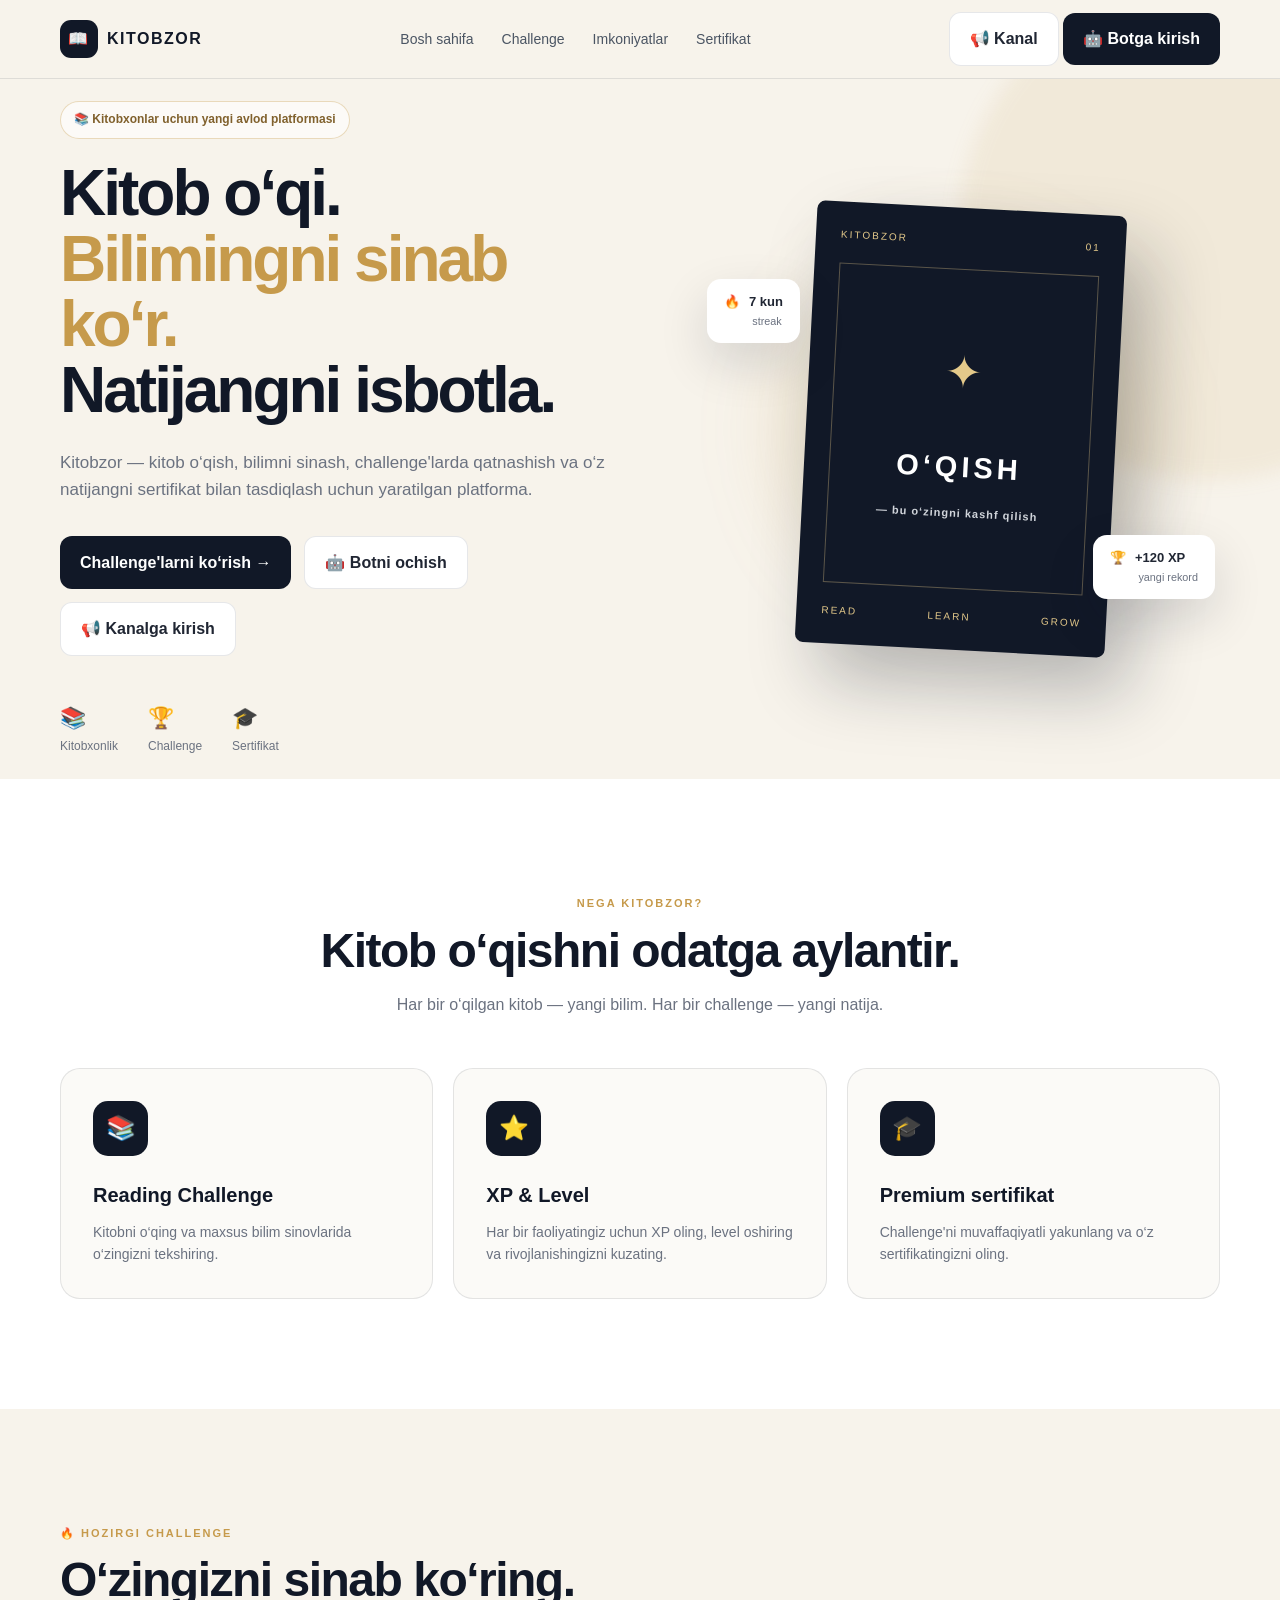
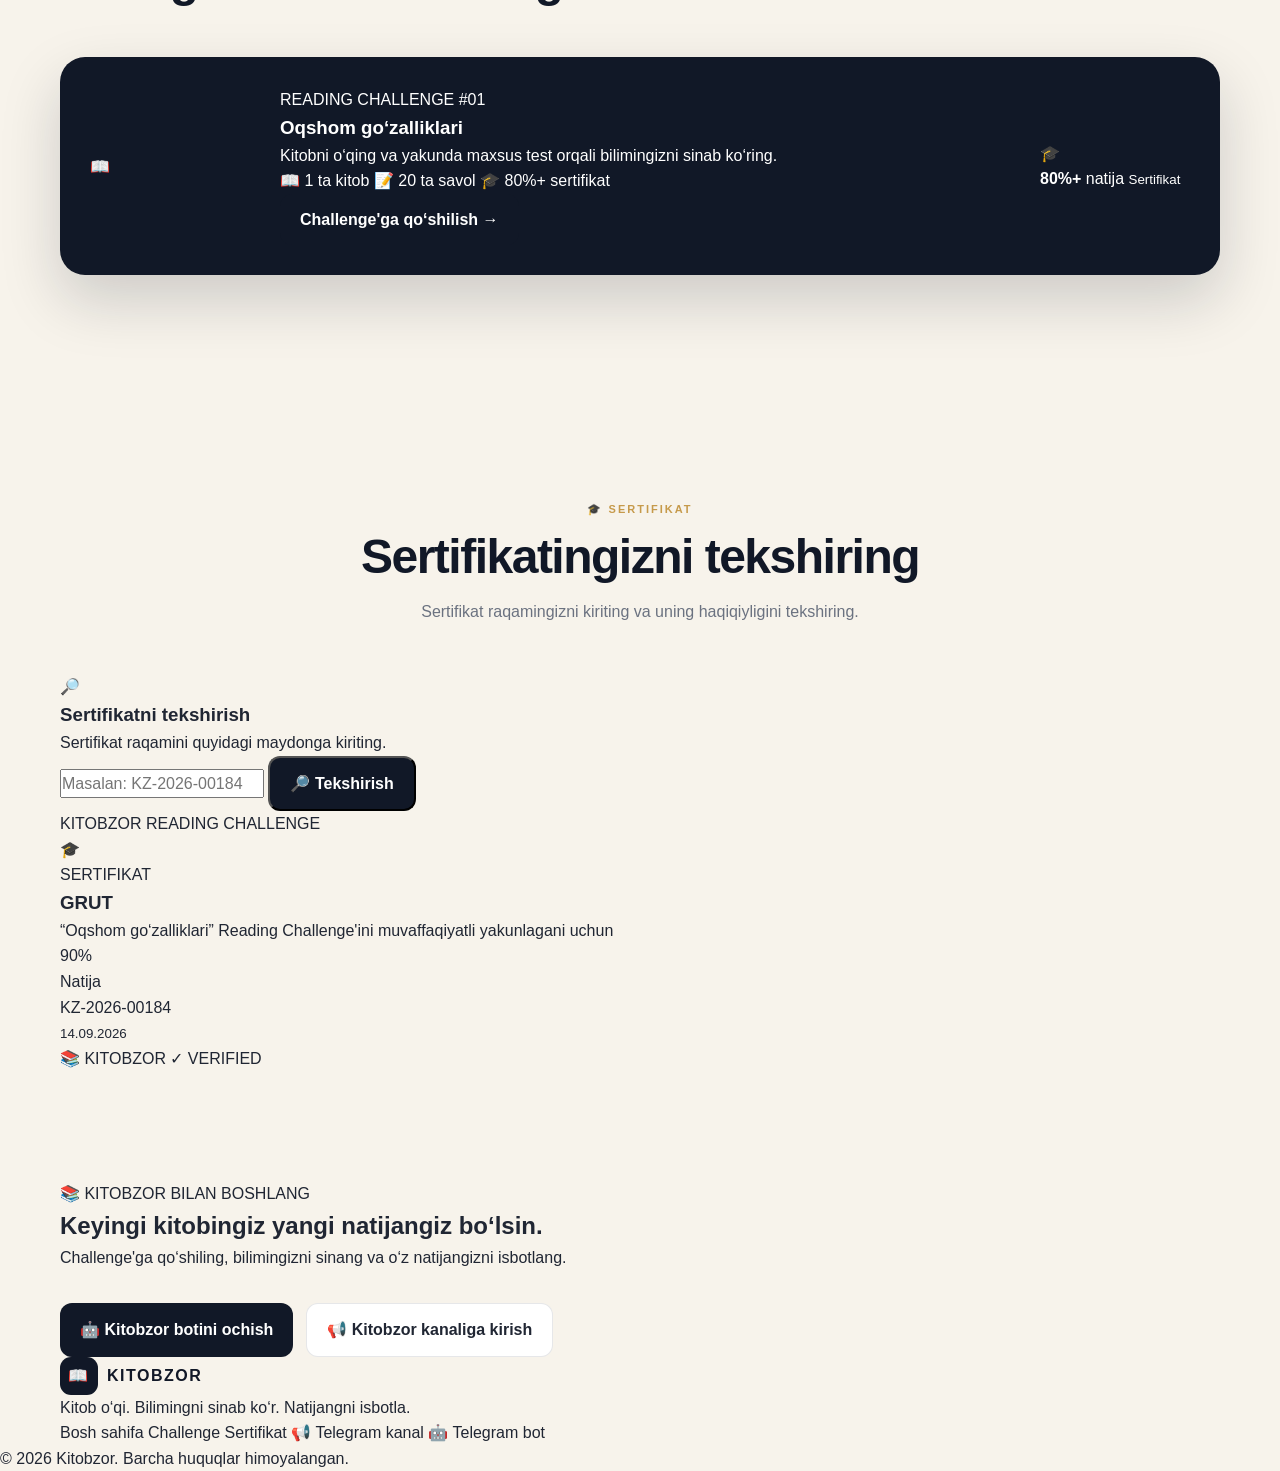
<file: index.html>
<!DOCTYPE html>
<html lang="uz">
<head>
    <meta charset="UTF-8">
    <meta name="viewport" content="width=device-width, initial-scale=1.0">
    
    <meta name="description" content="Kitobzor — kitob o‘qish, bilimni sinash, challenge'larda qatnashish va sertifikat olish platformasi.">
    <meta name="robots" content="index, follow">
    <meta property="og:title" content="Kitobzor — Kitob o‘qi. Bilimingni sinab ko‘r.">
    <meta property="og:description" content="Kitob o‘qish, challenge va sertifikat platformasi">
    <meta property="og:url" content="https://nargizaa635-a11y.github.io/Kitobzor-web/">
    <meta property="og:type" content="website">
    
    <title>Kitobzor — Kitob o‘qi. Bilimingni sinab ko‘r.</title>

    <link rel="stylesheet" href="style.css">
</head>

<body>

<!-- ================= HEADER ================= -->

<header class="header">
    <div class="container nav">

        <a href="#home" class="logo">
            <span class="logo-icon">📖</span>
            <span>KITOBZOR</span>
        </a>

        <nav class="menu">
            <a href="#home">Bosh sahifa</a>
            <a href="#challenge">Challenge</a>
            <a href="#features">Imkoniyatlar</a>
            <a href="#certificate">Sertifikat</a>
        </nav>

        <div class="nav-actions">

            <a
                href="https://t.me/Kitobzor_loyihasi"
                class="secondary-button"
                target="_blank"
                rel="noopener noreferrer"
            >
                📢 Kanal
            </a>

            <a
                href="https://t.me/Kitob_coin_bot"
                class="nav-button"
                target="_blank"
                rel="noopener noreferrer"
            >
                🤖 Botga kirish
            </a>

        </div>

    </div>
</header>


<!-- ================= MAIN ================= -->

<main>

<!-- ================= HERO ================= -->

<section class="hero" id="home">

    <div class="container hero-content">

        <div class="hero-text">

            <div class="hero-badge">
                📚 Kitobxonlar uchun yangi avlod platformasi
            </div>

            <h1>
                Kitob o‘qi.
                <span>Bilimingni sinab ko‘r.</span>
                Natijangni isbotla.
            </h1>

            <p>
                Kitobzor — kitob o‘qish, bilimni sinash,
                challenge'larda qatnashish va o‘z natijangni
                sertifikat bilan tasdiqlash uchun yaratilgan platforma.
            </p>

            <div class="hero-buttons">

                <a href="#challenge" class="primary-button">
                    Challenge'larni ko‘rish →
                </a>

                <a
                    href="https://t.me/Kitob_coin_bot"
                    class="secondary-button"
                    target="_blank"
                    rel="noopener noreferrer"
                >
                    🤖 Botni ochish
                </a>

                <a
                    href="https://t.me/Kitobzor_loyihasi"
                    class="secondary-button"
                    target="_blank"
                    rel="noopener noreferrer"
                >
                    📢 Kanalga kirish
                </a>

            </div>

            <div class="hero-stats">

                <div>
                    <strong>📚</strong>
                    <span>Kitobxonlik</span>
                </div>

                <div>
                    <strong>🏆</strong>
                    <span>Challenge</span>
                </div>

                <div>
                    <strong>🎓</strong>
                    <span>Sertifikat</span>
                </div>

            </div>

        </div>


        <div class="hero-visual">

            <div class="book-glow"></div>

            <div class="book-card">

                <div class="book-top">
                    <span>KITOBZOR</span>
                    <span>01</span>
                </div>

                <div class="book-cover">

                    <div class="book-symbol">
                        ✦
                    </div>

                    <div class="book-title">
                        O‘QISH
                        <small>
                            — bu o‘zingni kashf qilish
                        </small>
                    </div>

                </div>

                <div class="book-bottom">
                    <span>READ</span>
                    <span>LEARN</span>
                    <span>GROW</span>
                </div>

            </div>

            <div class="floating-card card-one">
                🔥
                <strong>7 kun</strong>
                <small>streak</small>
            </div>

            <div class="floating-card card-two">
                🏆
                <strong>+120 XP</strong>
                <small>yangi rekord</small>
            </div>

        </div>

    </div>

</section>


<!-- ================= FEATURES ================= -->

<section class="features" id="features">

    <div class="container">

        <div class="section-heading">

            <span>NEGA KITOBZOR?</span>

            <h2>
                Kitob o‘qishni odatga aylantir.
            </h2>

            <p>
                Har bir o‘qilgan kitob — yangi bilim.
                Har bir challenge — yangi natija.
            </p>

        </div>


        <div class="feature-grid">

            <div class="feature-card">

                <div class="feature-icon">
                    📚
                </div>

                <h3>
                    Reading Challenge
                </h3>

                <p>
                    Kitobni o‘qing va maxsus bilim
                    sinovlarida o‘zingizni tekshiring.
                </p>

            </div>


            <div class="feature-card">

                <div class="feature-icon">
                    ⭐
                </div>

                <h3>
                    XP & Level
                </h3>

                <p>
                    Har bir faoliyatingiz uchun XP oling,
                    level oshiring va rivojlanishingizni kuzating.
                </p>

            </div>


            <div class="feature-card">

                <div class="feature-icon">
                    🎓
                </div>

                <h3>
                    Premium sertifikat
                </h3>

                <p>
                    Challenge'ni muvaffaqiyatli yakunlang
                    va o‘z sertifikatingizni oling.
                </p>

            </div>

        </div>

    </div>

</section>


<!-- ================= CHALLENGE ================= -->

<section class="challenge-section" id="challenge">

    <div class="container">

        <div class="section-heading left">

            <span>
                🔥 HOZIRGI CHALLENGE
            </span>

            <h2>
                O‘zingizni sinab ko‘ring.
            </h2>

        </div>


        <div class="challenge-card">

            <div class="challenge-book">

                <div class="mini-book">
                    📖
                </div>

            </div>


            <div class="challenge-info">

                <div class="challenge-label">
                    READING CHALLENGE #01
                </div>

                <h3>
                    Oqshom go‘zalliklari
                </h3>

                <p>
                    Kitobni o‘qing va yakunda maxsus
                    test orqali bilimingizni sinab ko‘ring.
                </p>

                <div class="challenge-details">

                    <span>
                        📖 1 ta kitob
                    </span>

                    <span>
                        📝 20 ta savol
                    </span>

                    <span>
                        🎓 80%+ sertifikat
                    </span>

                </div>

                <a
                    href="https://t.me/Kitob_coin_bot"
                    class="primary-button"
                    target="_blank"
                    rel="noopener noreferrer"
                >
                    Challenge'ga qo‘shilish →
                </a>

            </div>


            <div class="challenge-reward">

                <div class="reward-icon">
                    🎓
                </div>

                <strong>
                    80%+
                </strong>

                <span>
                    natija
                </span>

                <small>
                    Sertifikat
                </small>

            </div>

        </div>

    </div>

</section>


<!-- ================= CERTIFICATE ================= -->

<section class="certificate-section" id="certificate">

    <div class="container">

        <div class="section-heading">

            <span>
                🎓 SERTIFIKAT
            </span>

            <h2>
                Sertifikatingizni tekshiring
            </h2>

            <p>
                Sertifikat raqamingizni kiriting va
                uning haqiqiyligini tekshiring.
            </p>

        </div>


        <!-- CERTIFICATE VERIFICATION -->

        <div class="certificate-verification">

            <div class="verification-header">

                <div class="verification-icon">
                    🔎
                </div>

                <div>

                    <h3>
                        Sertifikatni tekshirish
                    </h3>

                    <p>
                        Sertifikat raqamini quyidagi maydonga kiriting.
                    </p>

                </div>

            </div>


            <div class="verification-form">

                <input
                    type="text"
                    id="certificateId"
                    placeholder="Masalan: KZ-2026-00184"
                    autocomplete="off"
                >

                <button
                    type="button"
                    id="verifyBtn"
                    class="primary-button"
                >
                    🔎 Tekshirish
                </button>

            </div>


            <div
                id="verificationResult"
                class="verification-result"
            ></div>

        </div>


        <!-- CERTIFICATE PREVIEW -->

        <div class="certificate-preview">

            <div class="certificate-border">

                <div class="certificate-top">
                    <span>KITOBZOR</span>
                    <span>READING CHALLENGE</span>
                </div>


                <div class="certificate-content">

                    <div class="certificate-icon">
                        🎓
                    </div>

                    <p class="certificate-label">
                        SERTIFIKAT
                    </p>

                    <h3>
                        GRUT
                    </h3>

                    <p>
                        “Oqshom go‘zalliklari”
                        Reading Challenge'ini
                        muvaffaqiyatli yakunlagani uchun
                    </p>

                    <div class="certificate-score">
                        90%
                    </div>

                    <p>
                        Natija
                    </p>

                    <div class="certificate-number">
                        KZ-2026-00184
                    </div>

                    <small>
                        14.09.2026
                    </small>

                </div>


                <div class="certificate-bottom">

                    <span>
                        📚 KITOBZOR
                    </span>

                    <span>
                        ✓ VERIFIED
                    </span>

                </div>

            </div>

        </div>

    </div>

</section>


<!-- ================= CTA ================= -->

<section class="cta-section">

    <div class="container">

        <div class="cta-content">

            <span>
                📚 KITOBZOR BILAN BOSHLANG
            </span>

            <h2>
                Keyingi kitobingiz
                yangi natijangiz bo‘lsin.
            </h2>

            <p>
                Challenge'ga qo‘shiling, bilimingizni sinang
                va o‘z natijangizni isbotlang.
            </p>


            <div class="hero-buttons">

                <a
                    href="https://t.me/Kitob_coin_bot"
                    class="primary-button"
                    target="_blank"
                    rel="noopener noreferrer"
                >
                    🤖 Kitobzor botini ochish
                </a>

                <a
                    href="https://t.me/Kitobzor_loyihasi"
                    class="secondary-button"
                    target="_blank"
                    rel="noopener noreferrer"
                >
                    📢 Kitobzor kanaliga kirish
                </a>

            </div>

        </div>

    </div>

</section>

</main>


<!-- ================= FOOTER ================= -->

<footer class="footer">

    <div class="container footer-content">

        <div>

            <a href="#home" class="logo">
                <span class="logo-icon">📖</span>
                <span>KITOBZOR</span>
            </a>

            <p>
                Kitob o‘qi. Bilimingni sinab ko‘r.
                Natijangni isbotla.
            </p>

        </div>


        <div class="footer-links">

            <a href="#home">
                Bosh sahifa
            </a>

            <a href="#challenge">
                Challenge
            </a>

            <a href="#certificate">
                Sertifikat
            </a>

            <a
                href="https://t.me/Kitobzor_loyihasi"
                target="_blank"
                rel="noopener noreferrer"
            >
                📢 Telegram kanal
            </a>

            <a
                href="https://t.me/Kitob_coin_bot"
                target="_blank"
                rel="noopener noreferrer"
            >
                🤖 Telegram bot
            </a>

        </div>

    </div>


    <div class="footer-bottom">

        <p>
            © 2026 Kitobzor. Barcha huquqlar himoyalangan.
        </p>

    </div>

</footer>


<!-- ================= JAVASCRIPT ================= -->

<script src="script.js?v=2"></script>

</body>
    </html>
</file>
<file: style.css>
* {
    margin: 0;
    padding: 0;
    box-sizing: border-box;
}

:root {
    --bg: #f7f3eb;
    --dark: #111827;
    --dark-2: #1b2433;
    --gold: #c69a4b;
    --gold-light: #e4c98a;
    --text: #202633;
    --muted: #6b7280;
    --white: #ffffff;
    --border: rgba(17, 24, 39, 0.1);
}

html {
    scroll-behavior: smooth;
}

body {
    font-family: Arial, Helvetica, sans-serif;
    background: var(--bg);
    color: var(--text);
    line-height: 1.6;
}

a {
    text-decoration: none;
    color: inherit;
}

button,
input {
    font: inherit;
}

.container {
    width: min(1160px, calc(100% - 40px));
    margin: 0 auto;
}

/* ================= HEADER ================= */

.header {
    position: sticky;
    top: 0;
    z-index: 100;
    background: rgba(247, 243, 235, 0.94);
    backdrop-filter: blur(15px);
    border-bottom: 1px solid var(--border);
}

.nav {
    min-height: 78px;
    display: flex;
    align-items: center;
    justify-content: space-between;
    gap: 30px;
}

.logo {
    display: flex;
    align-items: center;
    gap: 9px;
    font-weight: 800;
    letter-spacing: 1.5px;
    color: var(--dark);
}

.logo-icon {
    width: 38px;
    height: 38px;
    display: grid;
    place-items: center;
    border-radius: 11px;
    background: var(--dark);
    color: var(--gold-light);
}

.menu {
    display: flex;
    align-items: center;
    gap: 28px;
    font-size: 14px;
    color: #4b5563;
}

.menu a {
    transition: 0.25s ease;
}

.menu a:hover {
    color: var(--gold);
}

.nav-button,
.primary-button {
    display: inline-flex;
    align-items: center;
    justify-content: center;
    gap: 8px;
    padding: 13px 20px;
    border-radius: 12px;
    background: var(--dark);
    color: white;
    font-weight: 700;
    transition: 0.25s ease;
}

.nav-button:hover,
.primary-button:hover {
    transform: translateY(-2px);
    box-shadow: 0 12px 30px rgba(17, 24, 39, 0.16);
}

/* ================= HERO ================= */

.hero {
    min-height: 700px;
    display: flex;
    align-items: center;
    overflow: hidden;
    position: relative;
}

.hero::before {
    content: "";
    position: absolute;
    width: 500px;
    height: 500px;
    right: -180px;
    top: -100px;
    border-radius: 50%;
    background: rgba(198, 154, 75, 0.11);
    filter: blur(10px);
}

.hero-content {
    display: grid;
    grid-template-columns: 1.05fr 0.95fr;
    align-items: center;
    gap: 70px;
    position: relative;
    z-index: 2;
}

.hero-badge {
    display: inline-flex;
    padding: 8px 13px;
    margin-bottom: 22px;
    border: 1px solid rgba(198, 154, 75, 0.35);
    border-radius: 50px;
    background: rgba(255, 255, 255, 0.6);
    color: #80612d;
    font-size: 12px;
    font-weight: 700;
}

.hero h1 {
    max-width: 700px;
    font-size: clamp(42px, 5vw, 70px);
    line-height: 1.03;
    letter-spacing: -3px;
    color: var(--dark);
}

.hero h1 span {
    display: block;
    color: var(--gold);
}

.hero-text > p {
    max-width: 610px;
    margin-top: 25px;
    color: var(--muted);
    font-size: 17px;
}

.hero-buttons {
    display: flex;
    flex-wrap: wrap;
    gap: 13px;
    margin-top: 32px;
}

.secondary-button {
    display: inline-flex;
    align-items: center;
    justify-content: center;
    padding: 13px 20px;
    border: 1px solid var(--border);
    border-radius: 12px;
    background: white;
    font-weight: 700;
    transition: 0.25s ease;
}

.secondary-button:hover {
    transform: translateY(-2px);
    border-color: var(--gold);
}

.hero-stats {
    display: flex;
    gap: 30px;
    margin-top: 45px;
}

.hero-stats div {
    display: flex;
    flex-direction: column;
    gap: 3px;
}

.hero-stats strong {
    font-size: 21px;
}

.hero-stats span {
    color: var(--muted);
    font-size: 12px;
}

/* ================= BOOK VISUAL ================= */

.hero-visual {
    min-height: 500px;
    position: relative;
    display: grid;
    place-items: center;
}

.book-glow {
    position: absolute;
    width: 360px;
    height: 360px;
    border-radius: 50%;
    background: rgba(198, 154, 75, 0.18);
    filter: blur(40px);
}

.book-card {
    position: relative;
    width: 310px;
    min-height: 410px;
    padding: 25px;
    border-radius: 8px;
    background: var(--dark);
    color: white;
    box-shadow: 25px 35px 70px rgba(17, 24, 39, 0.28);
    transform: rotate(3deg);
    z-index: 2;
}

.book-top,
.book-bottom {
    display: flex;
    justify-content: space-between;
    font-size: 10px;
    letter-spacing: 2px;
    color: var(--gold-light);
}

.book-cover {
    height: 320px;
    margin: 20px 0;
    padding: 30px;
    border: 1px solid rgba(228, 201, 138, 0.35);
    display: flex;
    flex-direction: column;
    justify-content: center;
    align-items: center;
    text-align: center;
}

.book-symbol {
    font-size: 45px;
    color: var(--gold-light);
    margin-bottom: 35px;
}

.book-title {
    font-size: 29px;
    font-weight: 800;
    letter-spacing: 4px;
}

.book-title small {
    display: block;
    margin-top: 15px;
    font-size: 11px;
    line-height: 1.5;
    letter-spacing: 1px;
    color: #d1d5db;
}

.floating-card {
    position: absolute;
    z-index: 4;
    padding: 13px 17px;
    border-radius: 14px;
    background: white;
    box-shadow: 0 20px 50px rgba(17, 24, 39, 0.14);
    font-size: 13px;
}

.floating-card strong {
    margin-left: 5px;
}

.floating-card small {
    display: block;
    margin-left: 28px;
    color: var(--muted);
}

.card-one {
    left: 5px;
    top: 100px;
}

.card-two {
    right: 5px;
    bottom: 80px;
}

/* ================= SECTIONS ================= */

.features,
.challenge-section,
.certificate-section {
    padding: 110px 0;
}

.features {
    background: white;
}

.section-heading {
    max-width: 650px;
    margin: 0 auto 50px;
    text-align: center;
}

.section-heading.left {
    margin-left: 0;
    text-align: left;
}

.section-heading span,
.certificate-text > span,
.cta-card > span {
    color: var(--gold);
    font-size: 11px;
    font-weight: 800;
    letter-spacing: 2px;
}

.section-heading h2 {
    margin-top: 10px;
    color: var(--dark);
    font-size: clamp(32px, 4vw, 48px);
    line-height: 1.1;
    letter-spacing: -1.5px;
}

.section-heading p {
    margin-top: 15px;
    color: var(--muted);
}

/* ================= FEATURES ================= */

.feature-grid {
    display: grid;
    grid-template-columns: repeat(3, 1fr);
    gap: 20px;
}

.feature-card {
    padding: 32px;
    border: 1px solid var(--border);
    border-radius: 20px;
    background: #fbfaf7;
    transition: 0.3s ease;
}

.feature-card:hover {
    transform: translateY(-7px);
    box-shadow: 0 20px 50px rgba(17, 24, 39, 0.08);
}

.feature-icon {
    width: 55px;
    height: 55px;
    display: grid;
    place-items: center;
    margin-bottom: 23px;
    border-radius: 15px;
    background: var(--dark);
    font-size: 24px;
}

.feature-card h3 {
    margin-bottom: 10px;
    color: var(--dark);
    font-size: 20px;
}

.feature-card p {
    color: var(--muted);
    font-size: 14px;
}

/* ================= CHALLENGE ================= */

.challenge-card {
    display: grid;
    grid-template-columns: 160px 1fr 150px;
    align-items: center;
    gap: 30px;
    padding: 30px;
    border-radius: 25px;
    background: var(--dark);
    color: white;
    box-shadow: 0 25px 60px rgba(17, 24, 39, 0.18);
}

.challenge-book {
    display: grid;
</file>
